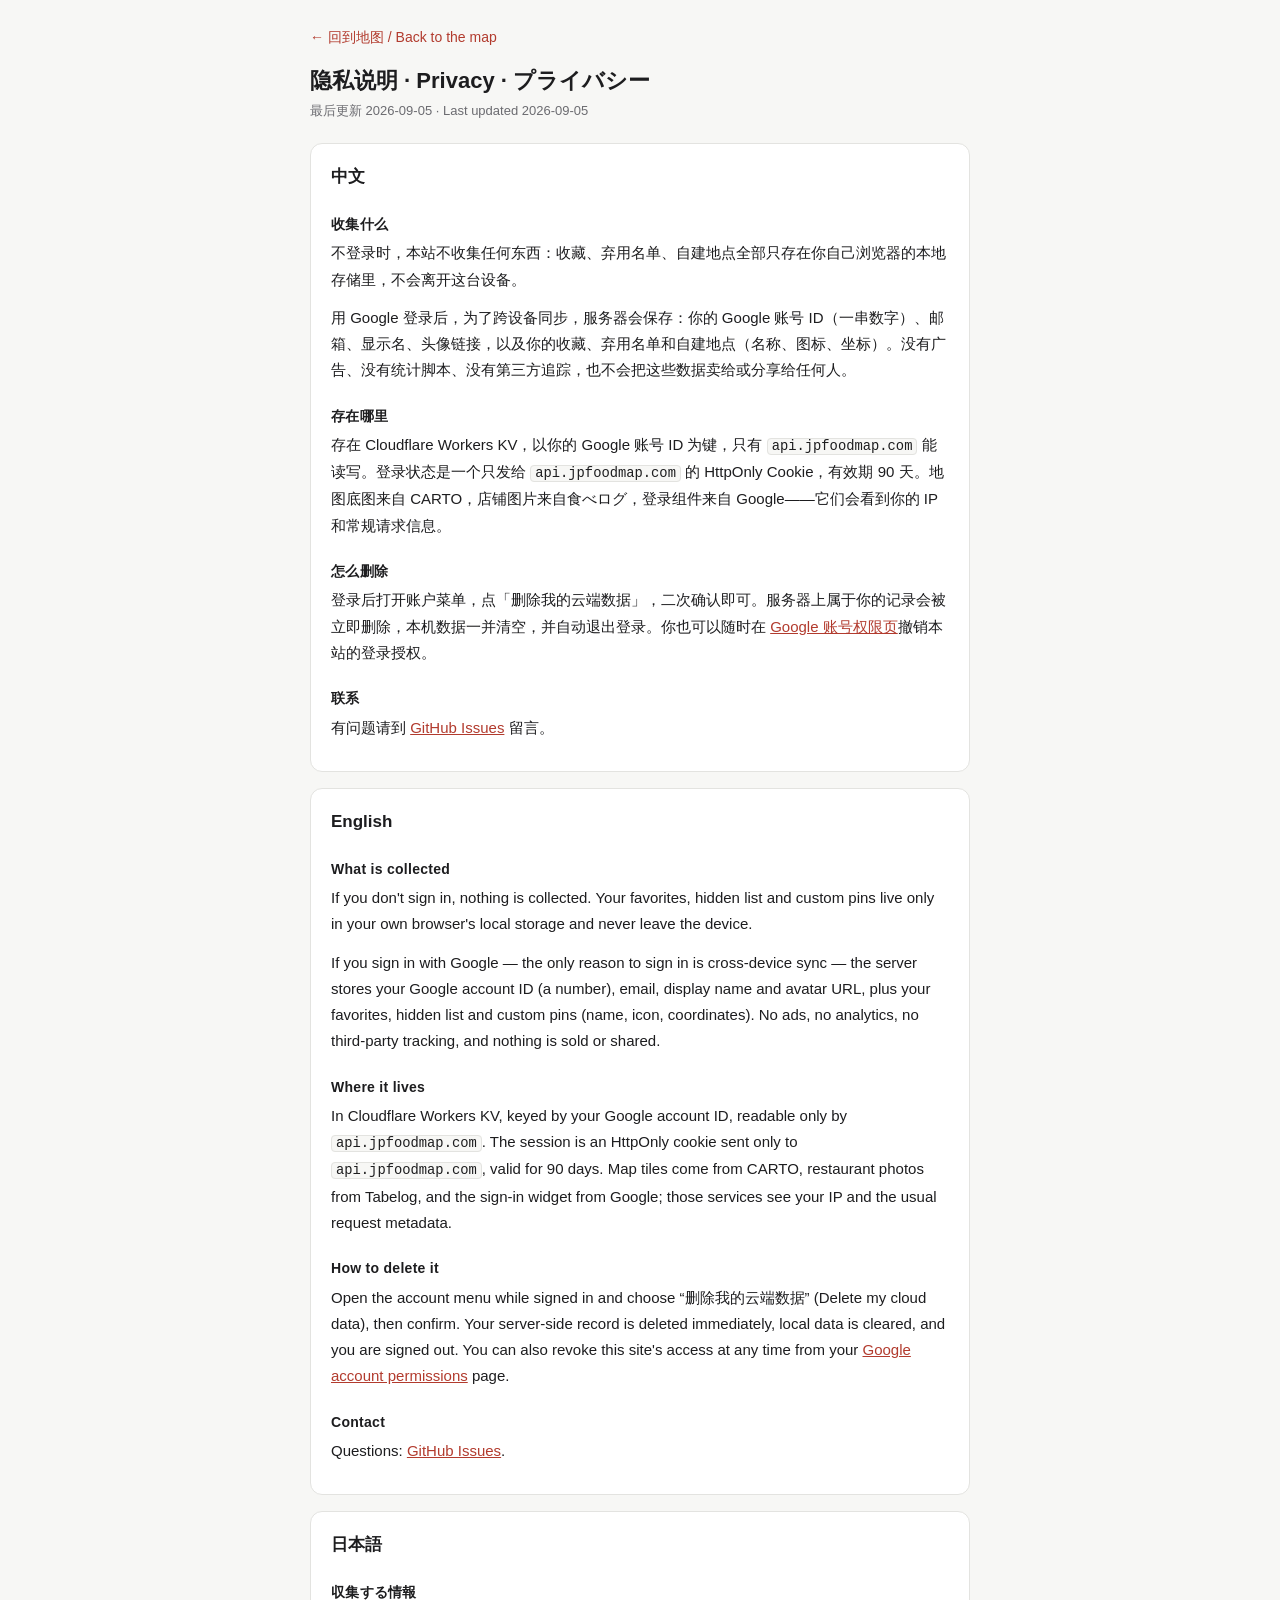
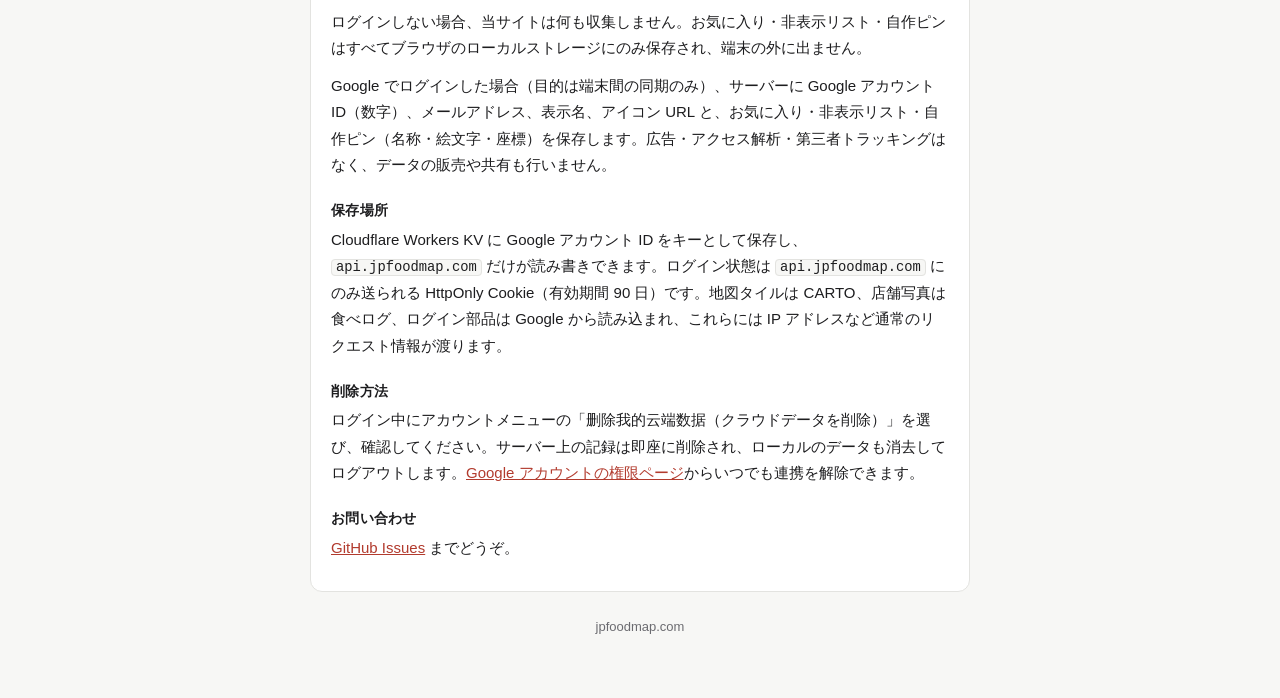
<file: docs/privacy.html>
<!DOCTYPE html>
<html lang="zh-CN">
<head>
<meta charset="utf-8">
<meta name="viewport" content="width=device-width, initial-scale=1, viewport-fit=cover">
<title>隐私说明 · Japan Foodmap</title>
<meta name="robots" content="index, follow">
<meta name="description" content="Japan Foodmap 收集什么数据、存在哪里、怎么删除。">
<link rel="icon" type="image/svg+xml" href='data:image/svg+xml;utf8,<svg xmlns="http://www.w3.org/2000/svg" viewBox="0 0 100 100"><text y=".9em" font-size="90">🗾</text></svg>'>
<!-- M-008: standalone static page, hand-written (not a map.py build output).
     No external CSS/JS/fonts — it must render with the network off. -->
<style>
  :root {
    color-scheme: light dark;
    --bg: #f7f7f5;
    --card: #ffffff;
    --ink: #1d1d1f;
    --muted: #6b6b70;
    --rule: #e3e3e0;
    --link: #b23b2e;
  }
  @media (prefers-color-scheme: dark) {
    :root {
      --bg: #16171a;
      --card: #1f2024;
      --ink: #ececef;
      --muted: #a2a2a9;
      --rule: #313238;
      --link: #ff9a8b;
    }
  }
  * { box-sizing: border-box; }
  body {
    margin: 0;
    padding: 24px 16px 64px;
    background: var(--bg);
    color: var(--ink);
    font-family: -apple-system, BlinkMacSystemFont, 'Segoe UI', 'Hiragino Sans', 'Noto Sans CJK SC', sans-serif;
    font-size: 15px;
    line-height: 1.75;
    -webkit-text-size-adjust: 100%;
  }
  main { max-width: 660px; margin: 0 auto; }
  header { margin-bottom: 20px; }
  h1 { font-size: 22px; line-height: 1.4; margin: 0 0 4px; }
  h2 { font-size: 17px; margin: 0 0 12px; }
  h3 { font-size: 14px; margin: 20px 0 4px; letter-spacing: .02em; }
  p, ul { margin: 0 0 12px; }
  ul { padding-left: 20px; }
  li { margin-bottom: 4px; }
  .updated { color: var(--muted); font-size: 13px; }
  section {
    background: var(--card);
    border: 1px solid var(--rule);
    border-radius: 12px;
    padding: 18px 20px;
    margin-bottom: 16px;
  }
  a { color: var(--link); }
  a.back { display: inline-block; margin-bottom: 16px; text-decoration: none; font-size: 14px; }
  a.back:hover { text-decoration: underline; }
  code {
    font-family: ui-monospace, SFMono-Regular, Menlo, monospace;
    font-size: .92em;
    background: var(--bg);
    border: 1px solid var(--rule);
    border-radius: 4px;
    padding: 0 4px;
  }
  footer { color: var(--muted); font-size: 13px; text-align: center; margin-top: 24px; }
</style>
</head>
<body>
<main>
  <a class="back" href="./">← 回到地图 / Back to the map</a>
  <header>
    <h1>隐私说明 · Privacy · プライバシー</h1>
    <p class="updated">最后更新 2026-09-05 · Last updated 2026-09-05</p>
  </header>

  <section lang="zh-CN">
    <h2>中文</h2>
    <h3>收集什么</h3>
    <p>不登录时，本站不收集任何东西：收藏、弃用名单、自建地点全部只存在你自己浏览器的本地存储里，不会离开这台设备。</p>
    <p>用 Google 登录后，为了跨设备同步，服务器会保存：你的 Google 账号 ID（一串数字）、邮箱、显示名、头像链接，以及你的收藏、弃用名单和自建地点（名称、图标、坐标）。没有广告、没有统计脚本、没有第三方追踪，也不会把这些数据卖给或分享给任何人。</p>
    <h3>存在哪里</h3>
    <p>存在 Cloudflare Workers KV，以你的 Google 账号 ID 为键，只有 <code>api.jpfoodmap.com</code> 能读写。登录状态是一个只发给 <code>api.jpfoodmap.com</code> 的 HttpOnly Cookie，有效期 90 天。地图底图来自 CARTO，店铺图片来自食べログ，登录组件来自 Google——它们会看到你的 IP 和常规请求信息。</p>
    <h3>怎么删除</h3>
    <p>登录后打开账户菜单，点「删除我的云端数据」，二次确认即可。服务器上属于你的记录会被立即删除，本机数据一并清空，并自动退出登录。你也可以随时在 <a href="https://myaccount.google.com/permissions" rel="noopener">Google 账号权限页</a>撤销本站的登录授权。</p>
    <h3>联系</h3>
    <p>有问题请到 <a href="https://github.com/fredhli/jp-foodmap/issues" rel="noopener">GitHub Issues</a> 留言。</p>
  </section>

  <section lang="en">
    <h2>English</h2>
    <h3>What is collected</h3>
    <p>If you don't sign in, nothing is collected. Your favorites, hidden list and custom pins live only in your own browser's local storage and never leave the device.</p>
    <p>If you sign in with Google — the only reason to sign in is cross-device sync — the server stores your Google account ID (a number), email, display name and avatar URL, plus your favorites, hidden list and custom pins (name, icon, coordinates). No ads, no analytics, no third-party tracking, and nothing is sold or shared.</p>
    <h3>Where it lives</h3>
    <p>In Cloudflare Workers KV, keyed by your Google account ID, readable only by <code>api.jpfoodmap.com</code>. The session is an HttpOnly cookie sent only to <code>api.jpfoodmap.com</code>, valid for 90 days. Map tiles come from CARTO, restaurant photos from Tabelog, and the sign-in widget from Google; those services see your IP and the usual request metadata.</p>
    <h3>How to delete it</h3>
    <p>Open the account menu while signed in and choose “删除我的云端数据” (Delete my cloud data), then confirm. Your server-side record is deleted immediately, local data is cleared, and you are signed out. You can also revoke this site's access at any time from your <a href="https://myaccount.google.com/permissions" rel="noopener">Google account permissions</a> page.</p>
    <h3>Contact</h3>
    <p>Questions: <a href="https://github.com/fredhli/jp-foodmap/issues" rel="noopener">GitHub Issues</a>.</p>
  </section>

  <section lang="ja">
    <h2>日本語</h2>
    <h3>収集する情報</h3>
    <p>ログインしない場合、当サイトは何も収集しません。お気に入り・非表示リスト・自作ピンはすべてブラウザのローカルストレージにのみ保存され、端末の外に出ません。</p>
    <p>Google でログインした場合（目的は端末間の同期のみ）、サーバーに Google アカウント ID（数字）、メールアドレス、表示名、アイコン URL と、お気に入り・非表示リスト・自作ピン（名称・絵文字・座標）を保存します。広告・アクセス解析・第三者トラッキングはなく、データの販売や共有も行いません。</p>
    <h3>保存場所</h3>
    <p>Cloudflare Workers KV に Google アカウント ID をキーとして保存し、<code>api.jpfoodmap.com</code> だけが読み書きできます。ログイン状態は <code>api.jpfoodmap.com</code> にのみ送られる HttpOnly Cookie（有効期間 90 日）です。地図タイルは CARTO、店舗写真は食べログ、ログイン部品は Google から読み込まれ、これらには IP アドレスなど通常のリクエスト情報が渡ります。</p>
    <h3>削除方法</h3>
    <p>ログイン中にアカウントメニューの「删除我的云端数据（クラウドデータを削除）」を選び、確認してください。サーバー上の記録は即座に削除され、ローカルのデータも消去してログアウトします。<a href="https://myaccount.google.com/permissions" rel="noopener">Google アカウントの権限ページ</a>からいつでも連携を解除できます。</p>
    <h3>お問い合わせ</h3>
    <p><a href="https://github.com/fredhli/jp-foodmap/issues" rel="noopener">GitHub Issues</a> までどうぞ。</p>
  </section>

  <footer>jpfoodmap.com</footer>
</main>
</body>
</html>
</file>
